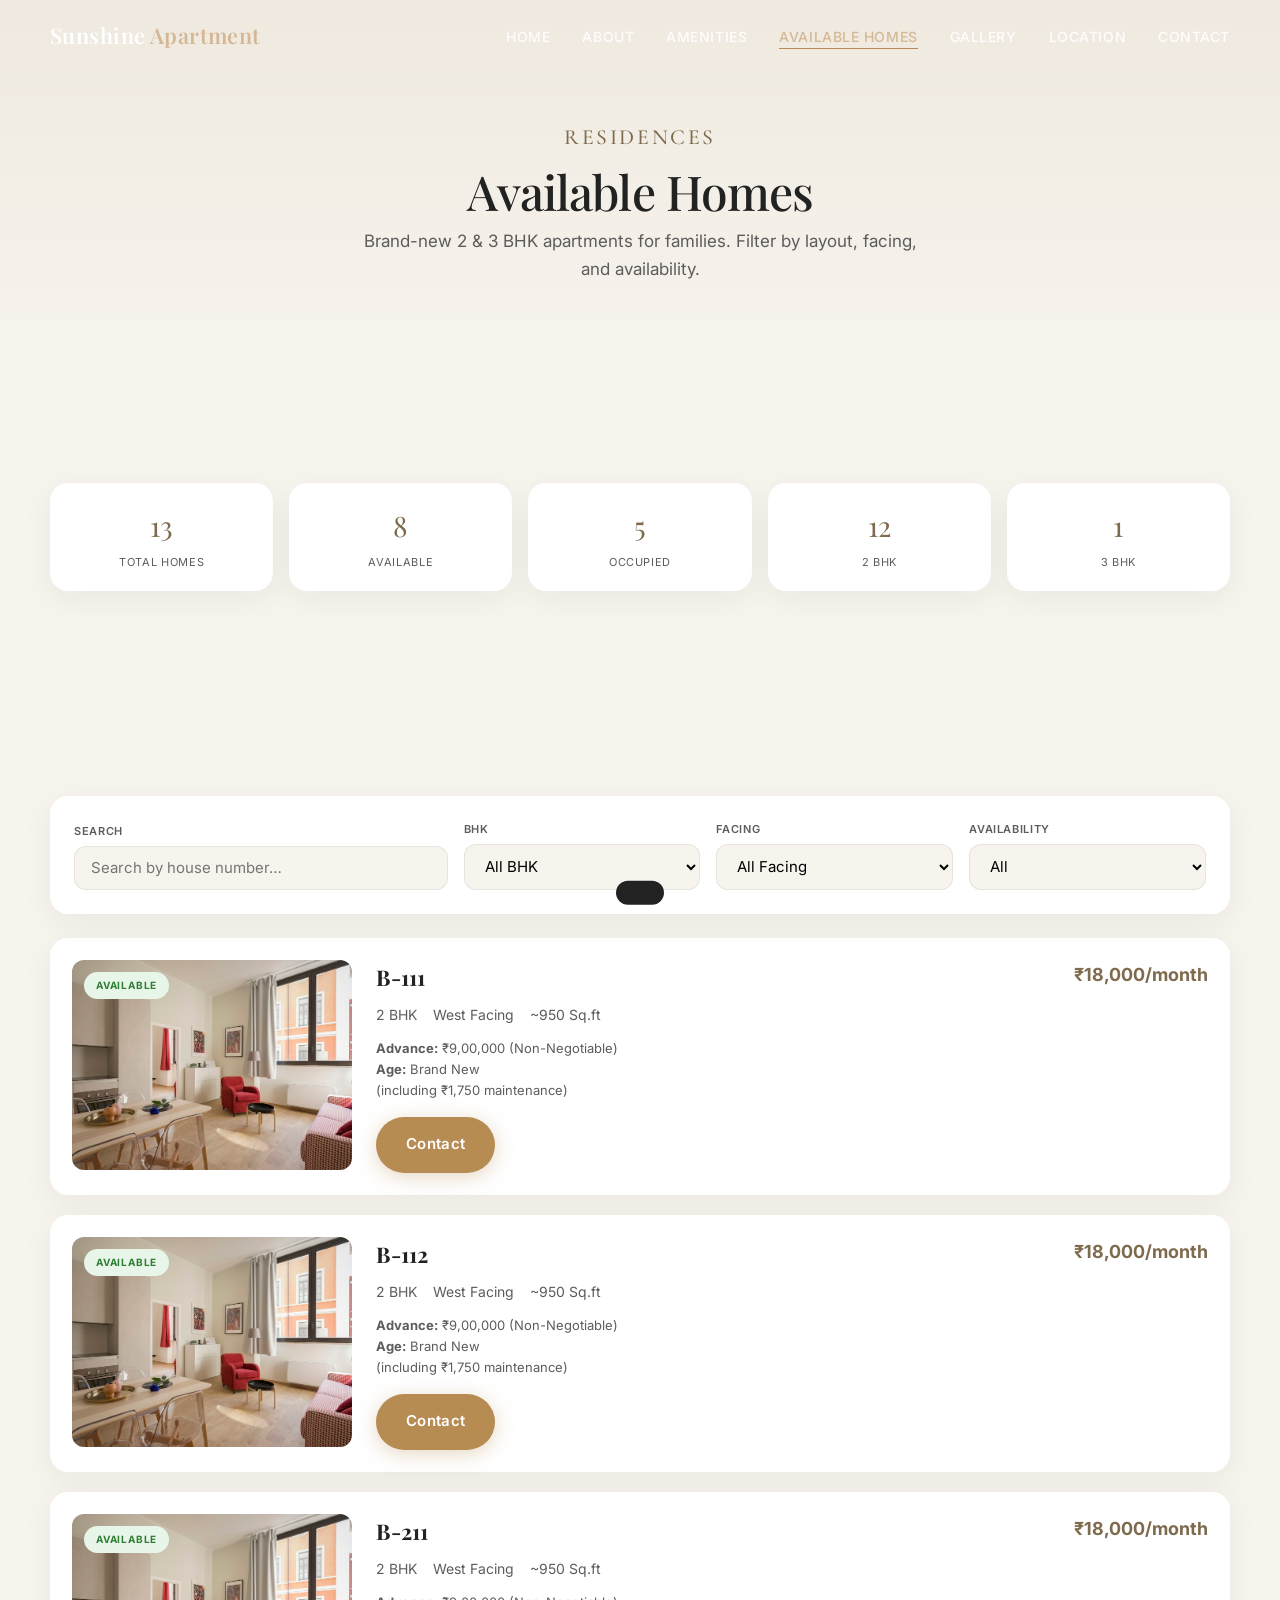
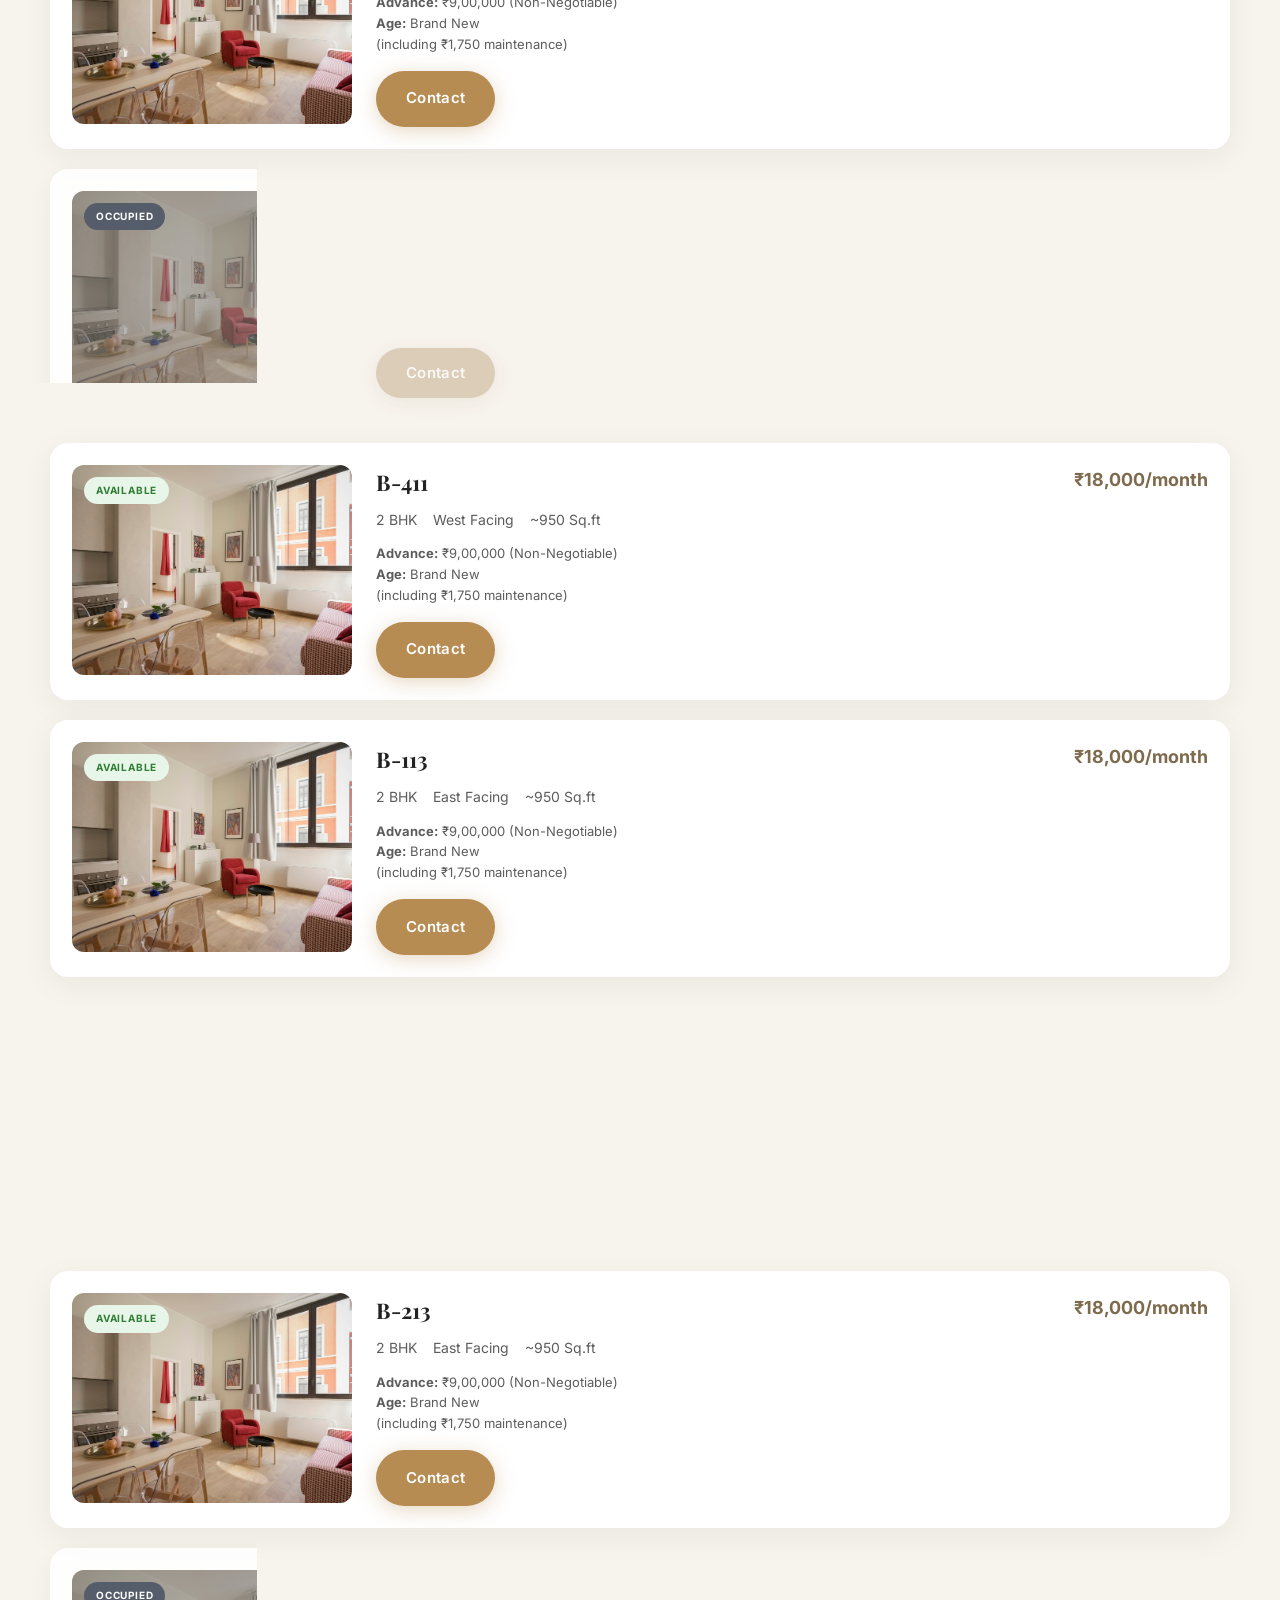
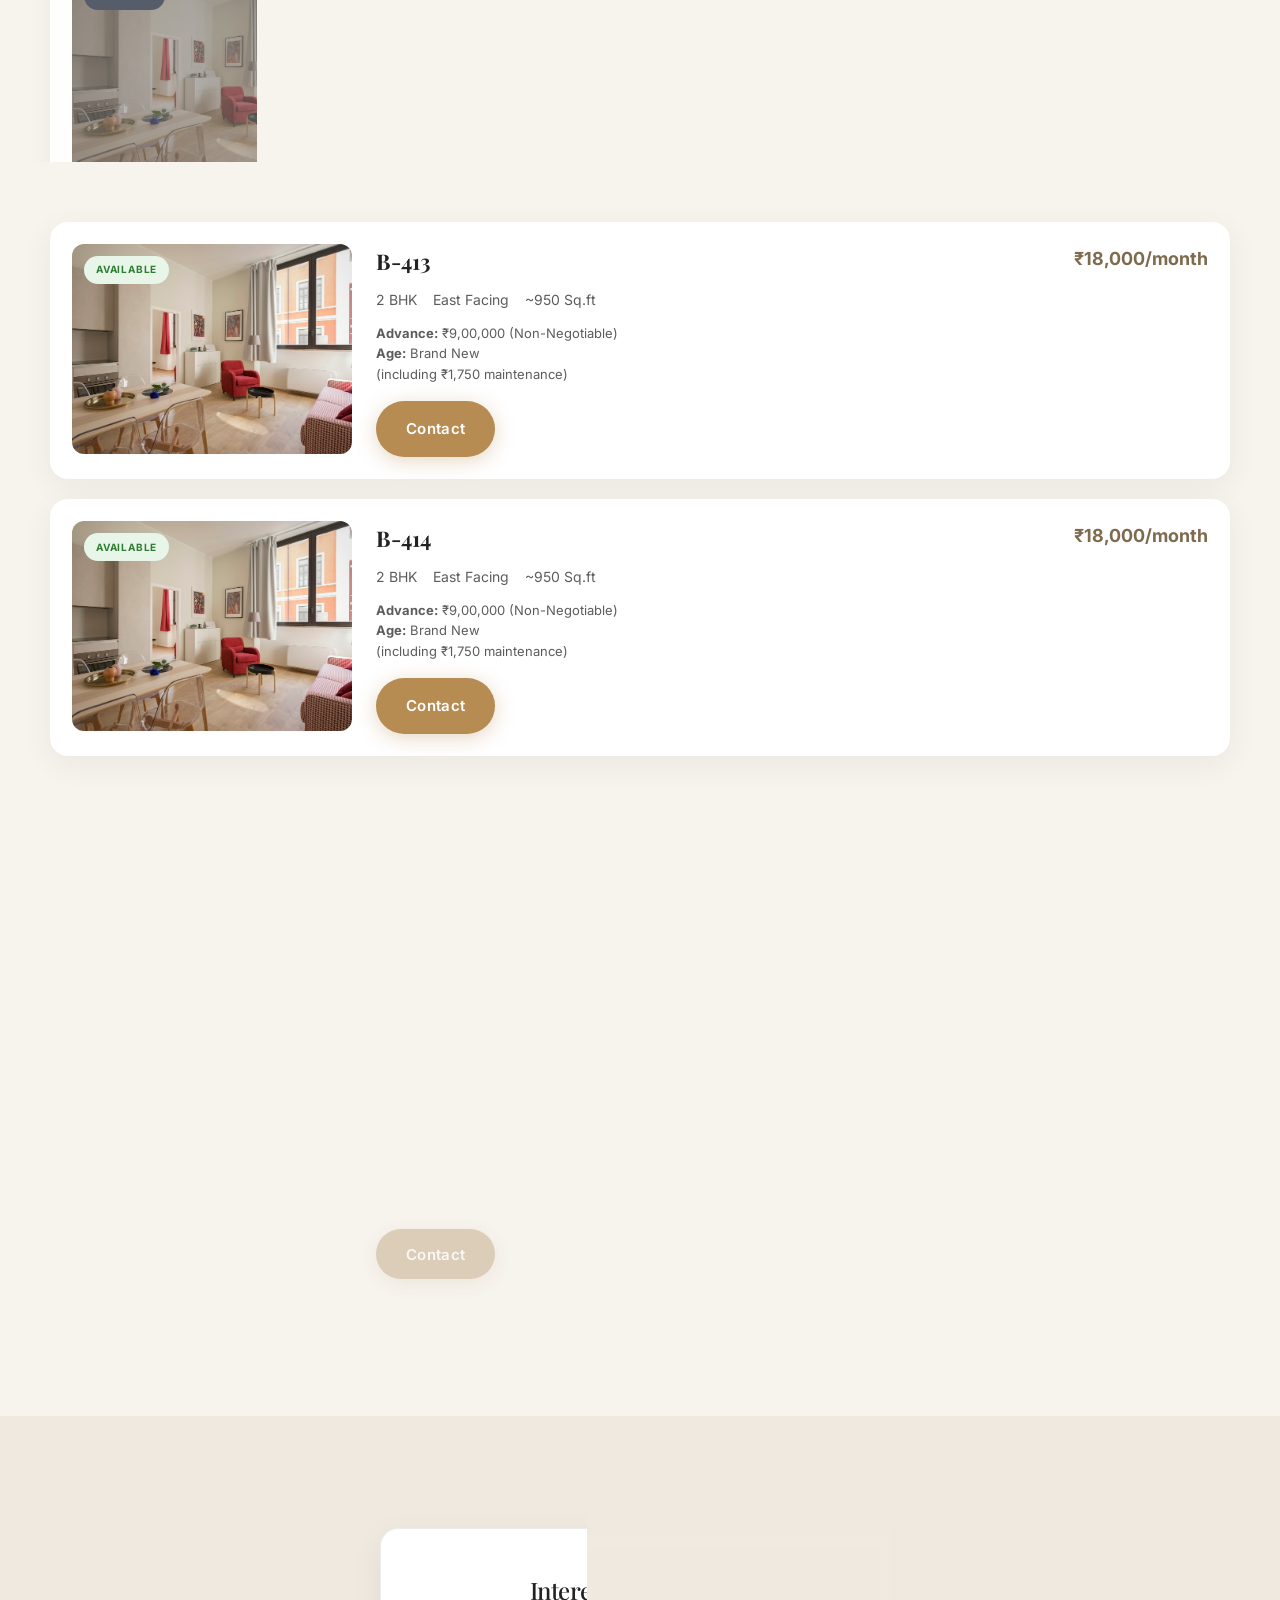
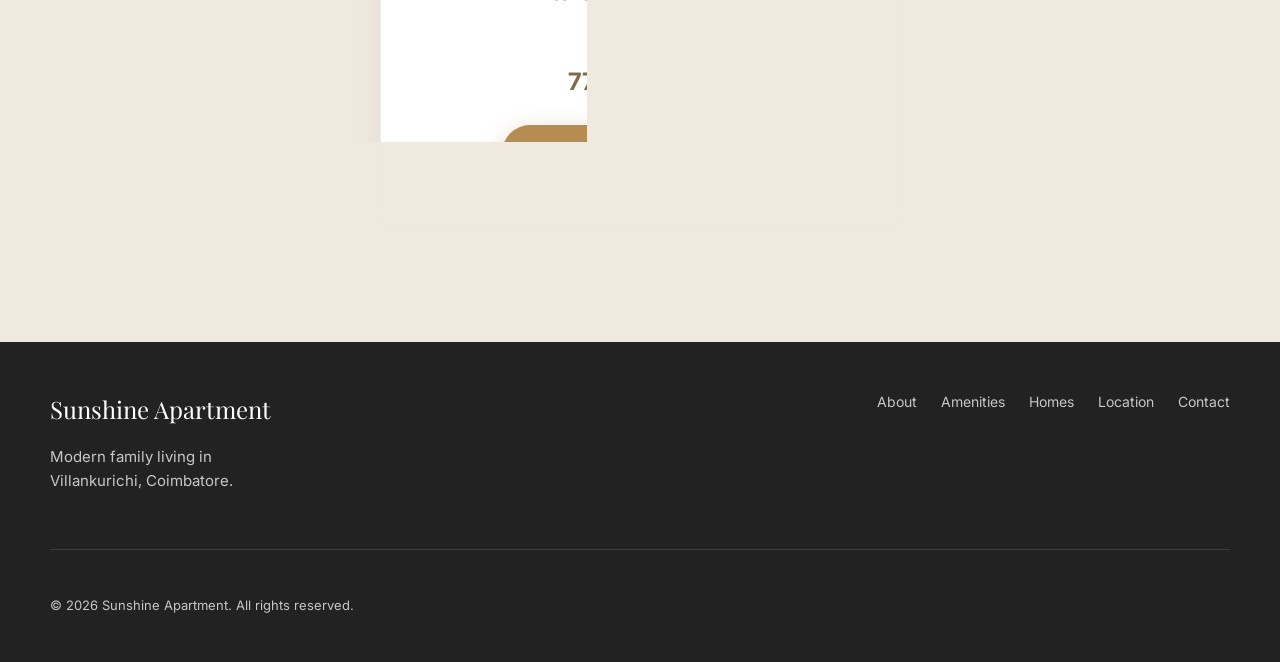
<file: house.html>
<!DOCTYPE html>
<html lang="en">
  <head>
    <meta charset="UTF-8" />
    <meta name="viewport" content="width=device-width, initial-scale=1" />
    <meta
      name="description"
      content="Browse available 2 & 3 BHK homes at Sunshine Apartment, Villankurichi, Coimbatore."
    />
    <title>Available Homes | Sunshine Apartment</title>
    <link rel="preconnect" href="https://fonts.googleapis.com" />
    <link rel="preconnect" href="https://fonts.gstatic.com" crossorigin />
    <link
      href="https://fonts.googleapis.com/css2?family=Cormorant+Garamond:ital,wght@0,400;0,500;0,600;1,400&family=Inter:wght@400;500;600;700&family=Playfair+Display:wght@400;500;600;700&display=swap"
      rel="stylesheet"
    />
    <link rel="stylesheet" href="style.css" />
  </head>
  <body>
    <a class="skip-link" href="#main">Skip to content</a>

    <header class="site-header is-scrolled" id="site-header">
      <nav class="nav" aria-label="Main navigation">
        <a class="nav__logo" href="index.html">Sunshine <span>Apartment</span></a>
        <button
          type="button"
          class="nav__toggle"
          id="nav-toggle"
          aria-expanded="false"
          aria-controls="nav-menu"
          aria-label="Open menu"
        >
          <span class="nav__toggle-bar"></span>
          <span class="nav__toggle-bar"></span>
          <span class="nav__toggle-bar"></span>
        </button>
        <ul class="nav__menu" id="nav-menu">
          <li><a class="nav__link" href="index.html#home">Home</a></li>
          <li><a class="nav__link" href="index.html#about">About</a></li>
          <li><a class="nav__link" href="index.html#amenities">Amenities</a></li>
          <li><a class="nav__link is-active" href="house.html">Available Homes</a></li>
          <li><a class="nav__link" href="index.html#gallery">Gallery</a></li>
          <li><a class="nav__link" href="index.html#location">Location</a></li>
          <li><a class="nav__link" href="index.html#contact">Contact</a></li>
        </ul>
      </nav>
    </header>

    <header class="page-hero">
      <div class="container">
        <p class="section-label reveal">Residences</p>
        <h1 class="section-title reveal">Available Homes</h1>
        <p class="section-intro reveal" style="margin-inline: auto">
          Brand-new 2 &amp; 3 BHK apartments for families. Filter by layout, facing, and availability.
        </p>
      </div>
    </header>

    <main id="main">
      <section class="section" aria-labelledby="listings-heading">
        <div class="container">
          <h2 id="listings-heading" class="visually-hidden">House listings</h2>
          <div
            id="homes-root"
            data-listings-mode="full"
            data-show-conditions="true"
          ></div>
        </div>
      </section>

      <section class="section section--alt">
        <div class="container contact-wrap">
          <article class="contact-card reveal">
            <h2 class="section-title" style="font-size: 1.5rem">Interested in a home?</h2>
            <div class="contact-card__item">
              <strong>Phone</strong>
              <a class="contact-card__phone" href="tel:7708744661">7708744661</a>
            </div>
            <div class="contact-card__actions">
              <a class="btn btn--primary" href="tel:7708744661">Call Now</a>
              <a
                class="btn btn--whatsapp"
                href="https://wa.me/917708744661"
                target="_blank"
                rel="noopener noreferrer"
                >WhatsApp</a
              >
            </div>
          </article>
        </div>
      </section>
    </main>

    <footer class="site-footer">
      <div class="container">
        <div class="footer-grid">
          <div>
            <p class="footer__brand">Sunshine Apartment</p>
            <p class="footer__tagline">
              Modern family living in Villankurichi, Coimbatore.
            </p>
          </div>
          <nav class="footer__nav" aria-label="Footer">
            <a href="index.html#about">About</a>
            <a href="index.html#amenities">Amenities</a>
            <a href="house.html">Homes</a>
            <a href="index.html#location">Location</a>
            <a href="index.html#contact">Contact</a>
          </nav>
        </div>
        <div class="footer__bottom">
          <p>&copy; <span id="year"></span> Sunshine Apartment. All rights reserved.</p>
        </div>
      </div>
    </footer>

    <button type="button" class="back-to-top" id="back-to-top" aria-label="Back to top">
      <svg width="20" height="20" viewBox="0 0 24 24" fill="none" stroke="currentColor" stroke-width="2" aria-hidden="true"><path d="M12 19V5M5 12l7-7 7 7"/></svg>
    </button>

    <div class="toast" id="toast" role="status" aria-live="polite"></div>

    <script src="script.js" defer></script>
  </body>
</html>
</file>
<file: style.css>
/* Sunshine Apartment — Premium static site */

:root {
  --bg: #f7f4ee;
  --bg-alt: #efe9df;
  --surface: #ffffff;
  --text: #222222;
  --text-muted: #5c5c5c;
  --accent: #b68c53;
  --accent-dark: #7e6a4d;
  --accent-light: #d4b896;
  --white: #ffffff;
  --beige: #e8e0d4;
  --gray-light: #f0eeea;
  --border: rgba(34, 34, 34, 0.08);
  --shadow-soft: 0 8px 32px rgba(34, 34, 34, 0.06);
  --shadow-hover: 0 16px 48px rgba(34, 34, 34, 0.1);
  --radius: 18px;
  --radius-sm: 12px;
  --radius-pill: 999px;
  --transition: 0.35s cubic-bezier(0.4, 0, 0.2, 1);
  --container: min(1180px, 100% - 2.5rem);
  --nav-height: 4.5rem;
  --font-display: "Playfair Display", Georgia, serif;
  --font-accent: "Cormorant Garamond", Georgia, serif;
  --font-body: "Inter", system-ui, sans-serif;
  --glass: rgba(247, 244, 238, 0.85);
}

*,
*::before,
*::after {
  box-sizing: border-box;
}

html {
  scroll-behavior: smooth;
}

body {
  margin: 0;
  font-family: var(--font-body);
  font-size: 1rem;
  line-height: 1.65;
  color: var(--text);
  background: var(--bg);
  -webkit-font-smoothing: antialiased;
}

img {
  max-width: 100%;
  height: auto;
  display: block;
}

a {
  color: inherit;
  text-decoration: none;
}

ul {
  margin: 0;
  padding: 0;
  list-style: none;
}

.skip-link {
  position: absolute;
  top: -100%;
  left: 1rem;
  z-index: 10000;
  padding: 0.75rem 1.25rem;
  background: var(--accent);
  color: var(--white);
  border-radius: var(--radius-sm);
  font-weight: 600;
}

.skip-link:focus {
  top: 1rem;
}

.visually-hidden {
  position: absolute;
  width: 1px;
  height: 1px;
  padding: 0;
  margin: -1px;
  overflow: hidden;
  clip: rect(0, 0, 0, 0);
  white-space: nowrap;
  border: 0;
}

.container {
  width: var(--container);
  margin-inline: auto;
}

/* —— Typography —— */
.section-label {
  font-family: var(--font-accent);
  font-size: clamp(1.125rem, 2vw, 1.35rem);
  font-weight: 500;
  letter-spacing: 0.12em;
  text-transform: uppercase;
  color: var(--accent-dark);
  margin: 0 0 0.5rem;
}

.section-title {
  font-family: var(--font-display);
  font-size: clamp(2rem, 4.5vw, 3rem);
  font-weight: 500;
  line-height: 1.15;
  letter-spacing: -0.02em;
  margin: 0 0 1rem;
}

.section-intro {
  max-width: 52ch;
  color: var(--text-muted);
  margin: 0 0 2.5rem;
  font-size: 1.0625rem;
}

/* —— Buttons —— */
.btn {
  display: inline-flex;
  align-items: center;
  justify-content: center;
  gap: 0.5rem;
  padding: 0.85rem 1.75rem;
  font-family: var(--font-body);
  font-size: 0.9375rem;
  font-weight: 600;
  letter-spacing: 0.02em;
  border: 2px solid transparent;
  border-radius: var(--radius-pill);
  cursor: pointer;
  transition: transform var(--transition), box-shadow var(--transition),
    background var(--transition), border-color var(--transition), color var(--transition);
}

.btn:active:not(:disabled) {
  transform: scale(0.98);
}

.btn--primary {
  background: var(--accent);
  color: var(--white);
  box-shadow: 0 4px 20px rgba(182, 140, 83, 0.35);
}

.btn--primary:hover:not(:disabled) {
  background: var(--accent-dark);
  box-shadow: 0 8px 28px rgba(182, 140, 83, 0.4);
}

.btn--outline-light {
  background: transparent;
  color: var(--white);
  border-color: rgba(255, 255, 255, 0.65);
}

.btn--outline-light:hover {
  background: rgba(255, 255, 255, 0.12);
  border-color: var(--white);
}

.btn--outline {
  background: var(--surface);
  color: var(--text);
  border-color: var(--border);
}

.btn--outline:hover:not(:disabled) {
  border-color: var(--accent);
  color: var(--accent-dark);
}

.btn--whatsapp {
  background: #25d366;
  color: var(--white);
}

.btn--whatsapp:hover {
  background: #1ebe57;
}

.btn:disabled,
.btn.is-disabled {
  opacity: 0.45;
  cursor: not-allowed;
  pointer-events: none;
}

.btn-group {
  display: flex;
  flex-wrap: wrap;
  gap: 1rem;
}

/* —— Site header / nav —— */
.site-header {
  position: fixed;
  top: 0;
  left: 0;
  right: 0;
  z-index: 1000;
  height: var(--nav-height);
  transition: background var(--transition), box-shadow var(--transition),
    backdrop-filter var(--transition);
}

.site-header.is-scrolled {
  background: var(--glass);
  backdrop-filter: blur(12px);
  -webkit-backdrop-filter: blur(12px);
  box-shadow: 0 1px 0 var(--border);
}

.site-header.is-scrolled .nav__logo {
  color: var(--text);
}

.site-header.is-scrolled .nav__logo span {
  color: var(--accent-dark);
}

.site-header.is-scrolled .nav__link {
  color: var(--text);
}

.site-header.is-scrolled .nav__toggle-bar {
  background: var(--text);
}

.nav {
  display: flex;
  align-items: center;
  justify-content: space-between;
  height: 100%;
  width: var(--container);
  margin-inline: auto;
}

.nav__logo {
  font-family: var(--font-display);
  font-size: 1.35rem;
  font-weight: 600;
  color: var(--white);
  letter-spacing: 0.02em;
  transition: color var(--transition);
}

.nav__logo span {
  color: var(--accent-light);
}

.nav__menu {
  display: flex;
  align-items: center;
  gap: 2rem;
}

.nav__link {
  font-size: 0.875rem;
  font-weight: 500;
  letter-spacing: 0.04em;
  text-transform: uppercase;
  color: rgba(255, 255, 255, 0.92);
  transition: color var(--transition);
  position: relative;
}

.nav__link::after {
  content: "";
  position: absolute;
  left: 0;
  bottom: -4px;
  width: 0;
  height: 1px;
  background: var(--accent);
  transition: width var(--transition);
}

.nav__link:hover::after,
.nav__link.is-active::after {
  width: 100%;
}

.nav__link:hover,
.nav__link.is-active {
  color: var(--accent-light);
}

.site-header.is-scrolled .nav__link:hover,
.site-header.is-scrolled .nav__link.is-active {
  color: var(--accent-dark);
}

.nav__toggle {
  display: none;
  flex-direction: column;
  gap: 6px;
  padding: 0.5rem;
  background: none;
  border: none;
  cursor: pointer;
}

.nav__toggle-bar {
  width: 24px;
  height: 2px;
  background: var(--white);
  border-radius: 2px;
  transition: background var(--transition), transform var(--transition);
}

/* —— Hero —— */
.hero {
  position: relative;
  min-height: 100vh;
  min-height: 100dvh;
  display: flex;
  align-items: center;
  justify-content: center;
  overflow: hidden;
}

.hero__bg {
  position: absolute;
  inset: -10% 0 0;
  background-size: cover;
  background-position: center;
  will-change: transform;
}

.hero__overlay {
  position: absolute;
  inset: 0;
  background: linear-gradient(
    135deg,
    rgba(20, 18, 16, 0.72) 0%,
    rgba(34, 34, 34, 0.45) 50%,
    rgba(126, 106, 77, 0.35) 100%
  );
}

.hero__content {
  position: relative;
  z-index: 2;
  text-align: center;
  padding: calc(var(--nav-height) + 2rem) 1.5rem 4rem;
  max-width: 900px;
}

.hero__title {
  font-family: var(--font-display);
  font-size: clamp(2.5rem, 6vw, 4.25rem);
  font-weight: 500;
  line-height: 1.1;
  color: var(--white);
  margin: 0 0 1.25rem;
  letter-spacing: -0.02em;
}

.hero__subtitle {
  font-family: var(--font-accent);
  font-size: clamp(1.25rem, 3vw, 1.75rem);
  font-weight: 400;
  color: rgba(255, 255, 255, 0.9);
  margin: 0 0 2.5rem;
  line-height: 1.4;
}

.hero__actions {
  justify-content: center;
}

.hero__scroll {
  position: absolute;
  bottom: 2rem;
  left: 50%;
  transform: translateX(-50%);
  z-index: 2;
  display: flex;
  flex-direction: column;
  align-items: center;
  gap: 0.5rem;
  color: rgba(255, 255, 255, 0.75);
  font-size: 0.75rem;
  letter-spacing: 0.15em;
  text-transform: uppercase;
  animation: scrollBounce 2s ease-in-out infinite;
}

.hero__scroll-icon {
  width: 24px;
  height: 36px;
  border: 1px solid rgba(255, 255, 255, 0.4);
  border-radius: 12px;
  position: relative;
}

.hero__scroll-icon::after {
  content: "";
  position: absolute;
  top: 8px;
  left: 50%;
  width: 4px;
  height: 8px;
  margin-left: -2px;
  background: var(--accent-light);
  border-radius: 2px;
  animation: scrollDot 2s ease-in-out infinite;
}

@keyframes scrollBounce {
  0%,
  100% {
    transform: translateX(-50%) translateY(0);
  }
  50% {
    transform: translateX(-50%) translateY(6px);
  }
}

@keyframes scrollDot {
  0%,
  100% {
    opacity: 1;
    top: 8px;
  }
  50% {
    opacity: 0.3;
    top: 16px;
  }
}

/* —— Sections —— */
.section {
  padding: clamp(4rem, 10vw, 7rem) 0;
}

.section--alt {
  background: var(--bg-alt);
}

.section__header {
  text-align: center;
  margin-bottom: 3rem;
}

.section__header .section-intro {
  margin-inline: auto;
}

/* —— Reveal animations —— */
.reveal,
.reveal-left,
.reveal-right,
.reveal-zoom {
  opacity: 0;
  transition: opacity 0.8s var(--transition), transform 0.8s var(--transition);
}

.reveal {
  transform: translateY(32px);
}

.reveal-left {
  transform: translateX(-32px);
}

.reveal-right {
  transform: translateX(32px);
}

.reveal-zoom {
  transform: scale(0.96);
}

.reveal.is-visible,
.reveal-left.is-visible,
.reveal-right.is-visible,
.reveal-zoom.is-visible {
  opacity: 1;
  transform: none;
}

/* —— About —— */
.about-grid {
  display: grid;
  grid-template-columns: 1fr 1fr;
  gap: clamp(2rem, 5vw, 4rem);
  align-items: center;
}

.about__image-wrap {
  border-radius: var(--radius);
  overflow: hidden;
  box-shadow: var(--shadow-soft);
}

.about__image-wrap img {
  width: 100%;
  aspect-ratio: 4 / 5;
  object-fit: cover;
  transition: transform 0.6s ease;
}

.about__image-wrap:hover img {
  transform: scale(1.03);
}

.about__text p {
  color: var(--text-muted);
  margin: 0 0 1.25rem;
}

.about__highlights {
  display: grid;
  grid-template-columns: repeat(2, 1fr);
  gap: 0.75rem;
  margin-top: 1.5rem;
}

.about__highlight {
  display: flex;
  align-items: center;
  gap: 0.5rem;
  font-size: 0.9375rem;
  font-weight: 500;
}

.about__highlight svg {
  flex-shrink: 0;
  color: var(--accent);
}

.stats-row {
  display: grid;
  grid-template-columns: repeat(4, 1fr);
  gap: 1.5rem;
  margin-top: 3.5rem;
  padding-top: 3rem;
  border-top: 1px solid var(--border);
}

.stat-card {
  text-align: center;
}

.stat-card__value {
  font-family: var(--font-display);
  font-size: clamp(2rem, 4vw, 2.75rem);
  color: var(--accent-dark);
  line-height: 1.1;
}

.stat-card__label {
  font-size: 0.8125rem;
  text-transform: uppercase;
  letter-spacing: 0.08em;
  color: var(--text-muted);
  margin-top: 0.35rem;
}

/* —— Amenities —— */
.amenities-grid {
  display: grid;
  grid-template-columns: repeat(auto-fill, minmax(200px, 1fr));
  gap: 1.25rem;
}

.amenity-card {
  background: var(--surface);
  border-radius: var(--radius);
  padding: 1.75rem 1.5rem;
  box-shadow: var(--shadow-soft);
  text-align: center;
  transition: transform var(--transition), box-shadow var(--transition);
}

.amenity-card:hover {
  transform: translateY(-6px);
  box-shadow: var(--shadow-hover);
}

.amenity-card__icon {
  width: 52px;
  height: 52px;
  margin: 0 auto 1rem;
  display: flex;
  align-items: center;
  justify-content: center;
  background: linear-gradient(135deg, var(--gray-light), var(--beige));
  border-radius: var(--radius-sm);
  color: var(--accent-dark);
}

.amenity-card__title {
  font-weight: 600;
  font-size: 0.9375rem;
  margin: 0;
}

/* —— Listings —— */
.listings-summary {
  display: grid;
  grid-template-columns: repeat(auto-fit, minmax(130px, 1fr));
  gap: 1rem;
  margin-bottom: 2rem;
}

.summary-card {
  background: var(--surface);
  border-radius: var(--radius);
  padding: 1.25rem;
  text-align: center;
  box-shadow: var(--shadow-soft);
}

.summary-card__value {
  font-family: var(--font-display);
  font-size: 1.75rem;
  color: var(--accent-dark);
}

.summary-card__label {
  font-size: 0.6875rem;
  text-transform: uppercase;
  letter-spacing: 0.06em;
  color: var(--text-muted);
  margin-top: 0.25rem;
}

.conditions-box {
  background: linear-gradient(135deg, var(--surface) 0%, var(--gray-light) 100%);
  border: 1px solid var(--border);
  border-radius: var(--radius);
  padding: 1.25rem 1.5rem;
  margin-bottom: 2rem;
  box-shadow: var(--shadow-soft);
}

.conditions-box h3 {
  font-family: var(--font-display);
  font-size: 1.125rem;
  margin: 0 0 0.5rem;
}

.conditions-box ul {
  list-style: disc;
  padding-left: 1.25rem;
  color: var(--text-muted);
}

.conditions-box li {
  margin: 0.25rem 0;
}

.listings-filters {
  display: flex;
  flex-wrap: wrap;
  gap: 1rem;
  align-items: flex-end;
  background: var(--surface);
  padding: 1.5rem;
  border-radius: var(--radius);
  box-shadow: var(--shadow-soft);
  margin-bottom: 1.5rem;
}

.filter-group {
  flex: 1 1 160px;
  min-width: 0;
}

.filter-group label {
  display: block;
  font-size: 0.6875rem;
  font-weight: 600;
  text-transform: uppercase;
  letter-spacing: 0.06em;
  color: var(--text-muted);
  margin-bottom: 0.4rem;
}

.filter-group input,
.filter-group select {
  width: 100%;
  padding: 0.7rem 1rem;
  font-family: inherit;
  font-size: 0.9375rem;
  border: 1px solid var(--border);
  border-radius: var(--radius-sm);
  background: var(--bg);
  transition: border-color var(--transition), box-shadow var(--transition);
}

.filter-group input:focus,
.filter-group select:focus {
  outline: none;
  border-color: var(--accent);
  box-shadow: 0 0 0 3px rgba(182, 140, 83, 0.2);
}

.filter-group--search {
  flex: 2 1 220px;
}

.listings-stack {
  display: flex;
  flex-direction: column;
  gap: 1.25rem;
}

.house-card {
  display: grid;
  grid-template-columns: minmax(160px, 280px) 1fr;
  gap: 1.5rem;
  background: var(--surface);
  border-radius: var(--radius);
  padding: 1.25rem;
  box-shadow: var(--shadow-soft);
  border: 2px solid transparent;
  transition: transform var(--transition), box-shadow var(--transition), border-color var(--transition);
}

.house-card:not(.house-card--occupied):hover {
  transform: translateY(-4px);
  box-shadow: var(--shadow-hover);
  border-color: rgba(182, 140, 83, 0.35);
}

.house-card--occupied {
  opacity: 0.85;
}

.house-card__media {
  position: relative;
  border-radius: var(--radius-sm);
  overflow: hidden;
  aspect-ratio: 4 / 3;
  background: var(--gray-light);
}

.house-card__media img {
  width: 100%;
  height: 100%;
  object-fit: cover;
  transition: transform 0.5s ease;
}

.house-card:not(.house-card--occupied):hover .house-card__media img {
  transform: scale(1.04);
}

.house-card--occupied .house-card__media::after {
  content: "";
  position: absolute;
  inset: 0;
  background: rgba(90, 90, 90, 0.45);
  pointer-events: none;
}

.house-card--occupied .house-card__body {
  filter: grayscale(0.25);
}

.badge {
  position: absolute;
  top: 0.75rem;
  left: 0.75rem;
  z-index: 2;
  padding: 0.35rem 0.75rem;
  font-size: 0.625rem;
  font-weight: 700;
  text-transform: uppercase;
  letter-spacing: 0.08em;
  border-radius: var(--radius-pill);
}

.badge--available {
  background: #e8f5e9;
  color: #2e7d32;
}

.badge--occupied {
  background: #374151;
  color: var(--white);
}

.house-card__number {
  font-family: var(--font-display);
  font-size: 1.35rem;
  margin: 0;
}

.house-card__top {
  display: flex;
  flex-wrap: wrap;
  justify-content: space-between;
  align-items: flex-start;
  gap: 0.5rem;
  margin-bottom: 0.5rem;
}

.house-card__rent {
  font-size: 1.125rem;
  font-weight: 700;
  color: var(--accent-dark);
}

.house-card__meta {
  display: flex;
  flex-wrap: wrap;
  gap: 1rem;
  font-size: 0.875rem;
  color: var(--text-muted);
  margin-bottom: 0.75rem;
}

.house-card__details {
  font-size: 0.8125rem;
  color: var(--text-muted);
  line-height: 1.6;
  margin: 0 0 1rem;
}

.house-card__footer {
  display: flex;
  flex-wrap: wrap;
  gap: 0.75rem;
}

.listings-empty {
  text-align: center;
  padding: 3rem;
  color: var(--text-muted);
  background: var(--surface);
  border-radius: var(--radius);
}

.homes-section__link {
  display: inline-flex;
  align-items: center;
  gap: 0.35rem;
  margin-top: 2rem;
  font-weight: 600;
  color: var(--accent-dark);
  border-bottom: 1px solid var(--accent);
  transition: color var(--transition);
}

.homes-section__link:hover {
  color: var(--accent);
}

/* —— Gallery —— */
.gallery-masonry {
  columns: 3;
  column-gap: 1.25rem;
}

.gallery-item {
  break-inside: avoid;
  margin-bottom: 1.25rem;
  border-radius: var(--radius);
  overflow: hidden;
  cursor: pointer;
  box-shadow: var(--shadow-soft);
}

.gallery-item img {
  width: 100%;
  transition: transform 0.5s ease;
}

.gallery-item:hover img {
  transform: scale(1.05);
}

/* —— Lightbox —— */
.lightbox {
  position: fixed;
  inset: 0;
  z-index: 2000;
  background: rgba(20, 18, 16, 0.92);
  display: flex;
  align-items: center;
  justify-content: center;
  padding: 2rem;
  opacity: 0;
  visibility: hidden;
  transition: opacity var(--transition), visibility var(--transition);
}

.lightbox.is-open {
  opacity: 1;
  visibility: visible;
}

.lightbox__img {
  max-width: min(90vw, 1200px);
  max-height: 85vh;
  object-fit: contain;
  border-radius: var(--radius-sm);
}

.lightbox__close,
.lightbox__prev,
.lightbox__next {
  position: absolute;
  background: rgba(255, 255, 255, 0.1);
  border: 1px solid rgba(255, 255, 255, 0.2);
  color: var(--white);
  width: 48px;
  height: 48px;
  border-radius: 50%;
  cursor: pointer;
  font-size: 1.5rem;
  display: flex;
  align-items: center;
  justify-content: center;
  transition: background var(--transition);
}

.lightbox__close:hover,
.lightbox__prev:hover,
.lightbox__next:hover {
  background: rgba(255, 255, 255, 0.2);
}

.lightbox__close {
  top: 1.5rem;
  right: 1.5rem;
}

.lightbox__prev {
  left: 1.5rem;
  top: 50%;
  transform: translateY(-50%);
}

.lightbox__next {
  right: 1.5rem;
  top: 50%;
  transform: translateY(-50%);
}

/* —— Location —— */
.location-grid {
  display: grid;
  grid-template-columns: 1.2fr 1fr;
  gap: 2rem;
  align-items: start;
}

.map-wrap {
  border-radius: var(--radius);
  overflow: hidden;
  box-shadow: var(--shadow-soft);
  aspect-ratio: 16 / 12;
  background: var(--gray-light);
}

.map-wrap iframe {
  width: 100%;
  height: 100%;
  border: 0;
}

.nearby-grid {
  display: grid;
  gap: 0.75rem;
}

.nearby-card {
  display: flex;
  align-items: center;
  justify-content: space-between;
  gap: 1rem;
  background: var(--surface);
  padding: 1rem 1.25rem;
  border-radius: var(--radius-sm);
  box-shadow: var(--shadow-soft);
  transition: transform var(--transition);
}

.nearby-card:hover {
  transform: translateX(4px);
}

.nearby-card__name {
  font-weight: 600;
  font-size: 0.9375rem;
  margin: 0;
}

.nearby-card__type {
  font-size: 0.75rem;
  color: var(--text-muted);
  text-transform: uppercase;
  letter-spacing: 0.05em;
}

.nearby-card__distance {
  font-family: var(--font-display);
  font-size: 1rem;
  color: var(--accent-dark);
  white-space: nowrap;
}

.location-note {
  font-size: 0.8125rem;
  color: var(--text-muted);
  margin-top: 1rem;
  font-style: italic;
}

/* —— Contact —— */
.contact-wrap {
  max-width: 520px;
  margin-inline: auto;
}

.contact-card {
  background: var(--surface);
  border-radius: var(--radius);
  padding: clamp(2rem, 5vw, 3rem);
  box-shadow: var(--shadow-soft);
  text-align: center;
  border: 1px solid var(--border);
  backdrop-filter: blur(8px);
}

.contact-card__item {
  margin: 1.25rem 0;
  color: var(--text-muted);
}

.contact-card__item strong {
  display: block;
  font-family: var(--font-display);
  font-size: 1.25rem;
  color: var(--text);
  margin-bottom: 0.25rem;
}

.contact-card__phone {
  font-size: 1.5rem;
  font-weight: 700;
  color: var(--accent-dark);
}

.contact-card__actions {
  display: flex;
  flex-wrap: wrap;
  gap: 0.75rem;
  justify-content: center;
  margin-top: 1.5rem;
}

/* —— Footer —— */
.site-footer {
  background: var(--text);
  color: rgba(255, 255, 255, 0.75);
  padding: 3rem 0 2rem;
}

.footer-grid {
  display: flex;
  flex-wrap: wrap;
  justify-content: space-between;
  align-items: flex-start;
  gap: 2rem;
  margin-bottom: 2.5rem;
}

.footer__brand {
  font-family: var(--font-display);
  font-size: 1.5rem;
  color: var(--white);
  margin: 0 0 0.5rem;
}

.footer__tagline {
  font-size: 0.9375rem;
  max-width: 28ch;
}

.footer__nav {
  display: flex;
  flex-wrap: wrap;
  gap: 1.5rem;
}

.footer__nav a {
  font-size: 0.875rem;
  transition: color var(--transition);
}

.footer__nav a:hover {
  color: var(--accent-light);
}

.footer__bottom {
  display: flex;
  flex-wrap: wrap;
  justify-content: space-between;
  align-items: center;
  gap: 1rem;
  padding-top: 2rem;
  border-top: 1px solid rgba(255, 255, 255, 0.12);
  font-size: 0.8125rem;
}

.back-to-top {
  position: fixed;
  bottom: 1.5rem;
  right: 1.5rem;
  z-index: 900;
  width: 48px;
  height: 48px;
  border-radius: 50%;
  background: var(--accent);
  color: var(--white);
  border: none;
  cursor: pointer;
  box-shadow: var(--shadow-hover);
  opacity: 0;
  visibility: hidden;
  transform: translateY(12px);
  transition: opacity var(--transition), visibility var(--transition), transform var(--transition);
}

.back-to-top.is-visible {
  opacity: 1;
  visibility: visible;
  transform: translateY(0);
}

.back-to-top:hover {
  background: var(--accent-dark);
}

.toast {
  position: fixed;
  bottom: 1.5rem;
  left: 50%;
  transform: translateX(-50%) translateY(120%);
  background: var(--text);
  color: var(--white);
  padding: 0.75rem 1.5rem;
  border-radius: var(--radius-pill);
  font-size: 0.875rem;
  z-index: 3000;
  transition: transform 0.35s ease;
}

.toast.is-visible {
  transform: translateX(-50%) translateY(0);
}

/* —— House page —— */
.page-hero {
  padding: calc(var(--nav-height) + 3rem) 0 3rem;
  background: linear-gradient(180deg, var(--bg-alt) 0%, var(--bg) 100%);
  text-align: center;
}

.page-hero .section-title {
  margin-bottom: 0.5rem;
}

/* —— Responsive —— */
@media (max-width: 1024px) {
  .about-grid,
  .location-grid {
    grid-template-columns: 1fr;
  }

  .gallery-masonry {
    columns: 2;
  }

  .stats-row {
    grid-template-columns: repeat(2, 1fr);
  }
}

@media (max-width: 768px) {
  .nav__toggle {
    display: flex;
  }

  .nav__menu {
    position: fixed;
    top: var(--nav-height);
    left: 0;
    right: 0;
    flex-direction: column;
    padding: 2rem;
    gap: 1.5rem;
    background: var(--glass);
    backdrop-filter: blur(16px);
    -webkit-backdrop-filter: blur(16px);
    box-shadow: var(--shadow-soft);
    transform: translateY(-120%);
    opacity: 0;
    visibility: hidden;
    transition: transform var(--transition), opacity var(--transition), visibility var(--transition);
  }

  .nav__menu.is-open {
    transform: translateY(0);
    opacity: 1;
    visibility: visible;
  }

  .nav__menu .nav__link {
    color: var(--text);
    font-size: 1rem;
  }

  .house-card {
    grid-template-columns: 1fr;
  }

  .gallery-masonry {
    columns: 1;
  }
}

@media (max-width: 480px) {
  .about__highlights {
    grid-template-columns: 1fr;
  }

  .stats-row {
    grid-template-columns: 1fr;
  }

  .listings-filters {
    flex-direction: column;
  }
}

@media (prefers-reduced-motion: reduce) {
  html {
    scroll-behavior: auto;
  }

  *,
  *::before,
  *::after {
    animation-duration: 0.01ms !important;
    animation-iteration-count: 1 !important;
    transition-duration: 0.01ms !important;
  }

  .reveal,
  .reveal-left,
  .reveal-right,
  .reveal-zoom {
    opacity: 1;
    transform: none;
  }

  .hero__scroll {
    animation: none;
  }
}
</file>
